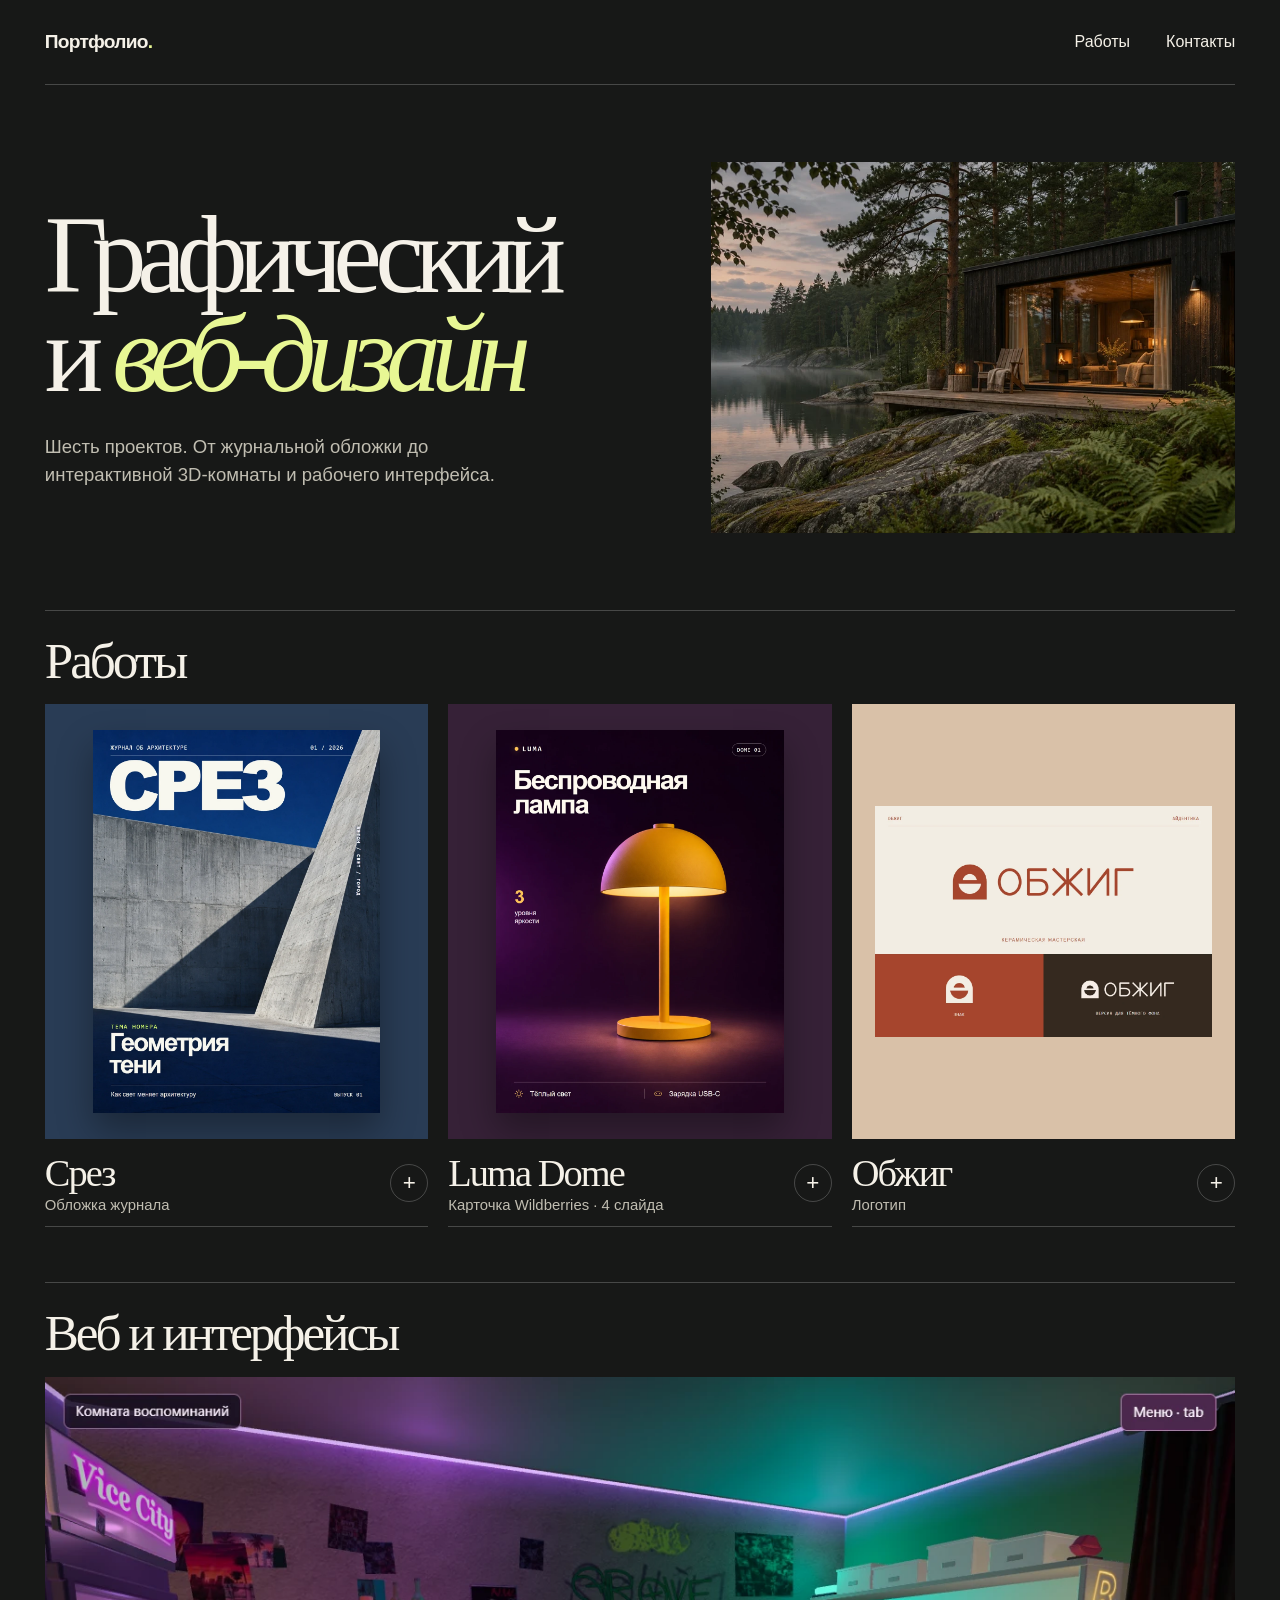
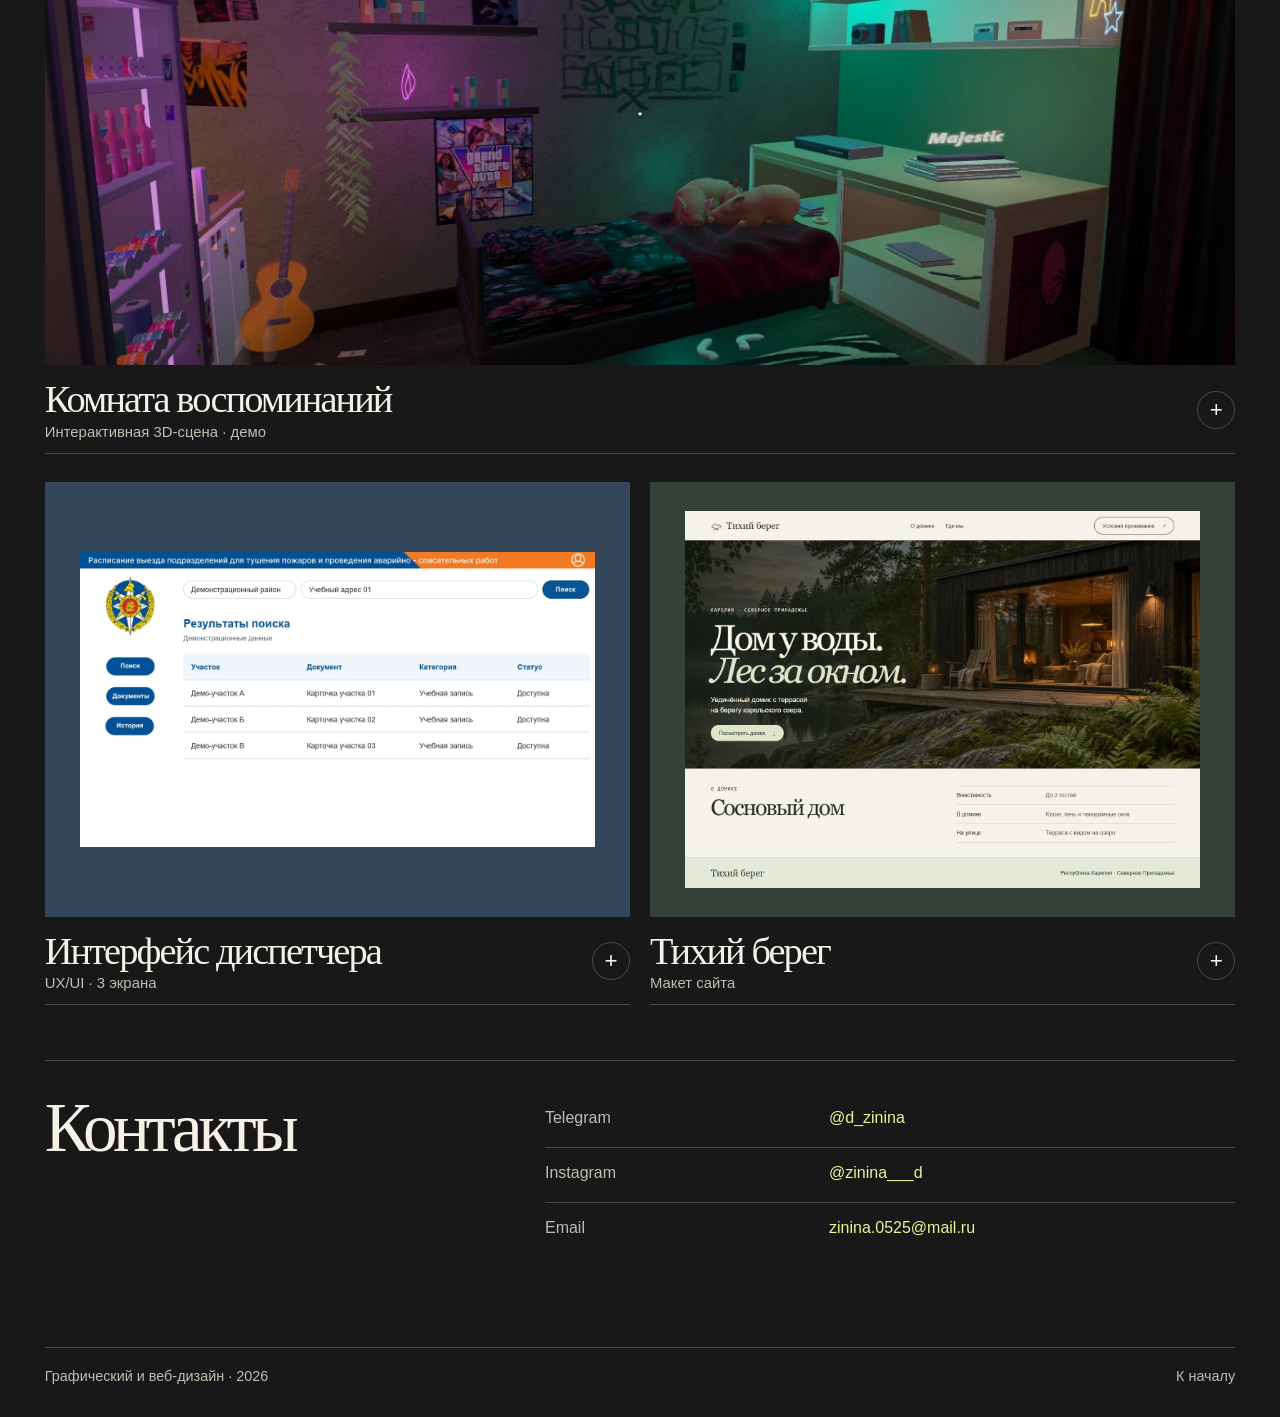
<file: index.html>
<!doctype html>
<html lang="ru">
<head>
  <meta charset="utf-8">
  <meta name="viewport" content="width=device-width,initial-scale=1">
  <meta name="description" content="Шесть проектов по графическому и веб-дизайну: от журнальной обложки до интерактивной 3D-комнаты и интерфейса диспетчера.">
  <meta name="theme-color" content="#171817">
  <title>Портфолио — графический и веб-дизайн</title>
  <link rel="stylesheet" href="styles.css?v=3">
  <script src="gallery.js?v=3" defer></script>
</head>
<body id="top">
  <header class="header shell">
    <a class="brand" href="#top">Портфолио<span>.</span></a>
    <nav aria-label="Основное меню">
      <a href="#works">Работы</a>
      <a href="#contacts">Контакты</a>
    </nav>
  </header>
  <main class="shell">
    <section class="intro" aria-labelledby="intro">
      <div class="intro-copy">
        <h1 id="intro">Графический<br>и <em>веб-дизайн</em></h1>
        <p>Шесть проектов. От журнальной обложки до интерактивной 3D-комнаты и рабочего интерфейса.</p>
      </div>
      <div class="intro-art" aria-hidden="true">
        <img src="assets/cabin-detail.webp" width="900" height="605" alt="" fetchpriority="high">
      </div>
    </section>

    <section class="work-section" id="works" aria-labelledby="works-title">
      <h2 id="works-title">Работы</h2>
      <div class="work-grid">
        <article class="project project-cover" id="srez">
          <a class="project-link" href="assets/srez.webp" data-project="srez" aria-label="Срез — посмотреть обложку журнала">
            <div class="visual"><img src="assets/srez.webp" width="1080" height="1440" alt="Обложка журнала Срез с бетонной стеной и резкой тенью"></div>
            <div class="project-name"><h3>Срез</h3><span>Обложка журнала</span><span class="open" aria-hidden="true">+</span></div>
          </a>
        </article>
        <article class="project project-lamp" id="luma">
          <a class="project-link" href="assets/luma-main.webp" data-project="luma" aria-label="Luma Dome — открыть галерею из четырёх слайдов">
            <div class="visual"><img src="assets/luma-main.webp" width="1080" height="1440" alt="Карточка жёлтой беспроводной лампы Luma Dome"></div>
            <div class="project-name"><h3>Luma Dome</h3><span>Карточка Wildberries · 4 слайда</span><span class="open" aria-hidden="true">+</span></div>
          </a>
        </article>
        <article class="project project-logo" id="obzhig">
          <a class="project-link" href="assets/obzhig.webp" data-project="obzhig" aria-label="Обжиг — посмотреть логотип">
            <div class="visual"><img src="assets/obzhig.webp" width="1200" height="820" alt="Терракотовый логотип Обжиг и его версии" loading="lazy"></div>
            <div class="project-name"><h3>Обжиг</h3><span>Логотип</span><span class="open" aria-hidden="true">+</span></div>
          </a>
        </article>
      </div>
    </section>

    <section class="work-section" id="web-design" aria-labelledby="web-design-title">
      <h2 id="web-design-title">Веб и интерфейсы</h2>
      <div class="work-grid">
        <article class="project project-room" id="room">
          <a class="project-link" href="https://daryazz65.github.io/frameTamer-gta6-memory-room/" data-project="room" aria-label="Комната воспоминаний — посмотреть проект">
            <div class="visual"><img src="assets/room.webp" width="1280" height="720" alt="Интерьер интерактивной комнаты с цветной подсветкой" loading="lazy"></div>
            <div class="project-name"><h3>Комната воспоминаний</h3><span>Интерактивная 3D-сцена · демо</span><span class="open" aria-hidden="true">+</span></div>
          </a>
        </article>
        <article class="project project-dispatcher" id="dispatcher">
          <a class="project-link" href="assets/dispatcher-results.webp" data-project="dispatcher" aria-label="Интерфейс диспетчера — посмотреть три экрана">
            <div class="visual"><img src="assets/dispatcher-results.webp" width="1260" height="720" alt="Демонстрационный экран результатов поиска в интерфейсе диспетчера" loading="lazy"></div>
            <div class="project-name"><h3>Интерфейс диспетчера</h3><span>UX/UI · 3 экрана</span><span class="open" aria-hidden="true">+</span></div>
          </a>
        </article>
        <article class="project project-site" id="bereg">
          <a class="project-link" href="tihiy-bereg.html" data-project="bereg" aria-label="Тихий берег — посмотреть макет сайта">
            <div class="visual"><img src="assets/bereg.webp" width="1440" height="1050" alt="Макет сайта Тихий берег с фотографией карельского домика" loading="lazy"></div>
            <div class="project-name"><h3>Тихий берег</h3><span>Макет сайта</span><span class="open" aria-hidden="true">+</span></div>
          </a>
        </article>
      </div>
    </section>
    <section class="contact-section" id="contacts" aria-labelledby="contacts-title">
      <h2 id="contacts-title">Контакты</h2>
      <ul class="contact-list">
        <li><a href="https://t.me/d_zinina"><span>Telegram</span><strong>@d_zinina</strong></a></li>
        <li><a href="https://www.instagram.com/zinina___d/"><span>Instagram</span><strong>@zinina___d</strong></a></li>
        <li><a href="mailto:zinina.0525@mail.ru"><span>Email</span><strong>zinina.0525@mail.ru</strong></a></li>
      </ul>
    </section>
  </main>
  <footer class="footer shell"><span>Графический и веб-дизайн · 2026</span><a href="#top">К началу</a></footer>

  <dialog class="case" aria-labelledby="case-title">
    <header class="case-header">
      <div><p class="case-category"></p><h2 id="case-title"></h2></div>
      <form method="dialog"><button class="close" aria-label="Закрыть просмотр">×</button></form>
    </header>
    <div class="case-content">
      <div class="case-media">
        <figure><img class="case-image" alt=""><figcaption class="caption"></figcaption></figure>
        <div class="gallery-controls" hidden>
          <button type="button" class="prev">Назад</button><output class="slide-position" aria-live="polite"></output><button type="button" class="next">Далее</button>
        </div>
      </div>
      <aside class="case-notes">
        <p class="case-description"></p>
        <div class="thumbnails" aria-label="Изображения проекта" hidden></div>
        <a class="case-action" hidden></a>
      </aside>
    </div>
  </dialog>
</body>
</html>
</file>
<file: styles.css>
:root {
  color-scheme: dark;
  --bg: #171817;
  --ink: #f5f1e8;
  --soft: #c0bdb1;
  --accent: #e8f794;
  --line: #ffffff35;
  font-family: Arial, sans-serif;
}
*, *::before, *::after { box-sizing: border-box; }
html { scroll-behavior: smooth; }
body { margin: 0; background: var(--bg); color: var(--ink); }
body:has(dialog[open]) { overflow: hidden; }
a, button { color: inherit; }
a { text-underline-offset: .24em; }
button { font: inherit; cursor: pointer; }
button:focus-visible, a:focus-visible { outline: 2px solid var(--accent); outline-offset: 5px; }
h1, h2, h3, p, figure { margin: 0; }
img { display: block; width: 100%; }
[hidden] { display: none !important; }
.shell { width: min(100% - 7vw, 1410px); margin-inline: auto; }
.header, .footer { display: flex; align-items: center; justify-content: space-between; gap: 16px; padding: 20px 0; }
.header { border-bottom: 1px solid var(--line); }
.header nav { display: flex; flex-wrap: wrap; justify-content: flex-end; gap: 0 clamp(12px, 3vw, 36px); }
.header nav a { display: inline-flex; align-items: center; min-height: 44px; }
.header a, .footer a { text-decoration: none; }
.header a:hover, .footer a:hover { text-decoration: underline; }
.brand { font-size: 1.2rem; font-weight: bold; letter-spacing: -.04em; }
.brand span { color: var(--accent); }
.intro { display: grid; grid-template-columns: 1.2fr .8fr; min-height: 480px; padding: clamp(36px, 6vw, 94px) 0; align-items: center; }
.intro-copy { z-index: 1; }
.intro h1 { font: 400 clamp(3.1rem, 8.55vw, 8.3rem)/.90 Georgia, serif; letter-spacing: -.085em; }
.intro h1 em { font-weight: normal; color: var(--accent); }
.intro p { margin-top: 30px; color: var(--soft); line-height: 1.5; font-size: clamp(1rem, 1.45vw, 1.28rem); max-width: 30rem; }
.intro-art { margin-left: -10%; height: clamp(235px, 29vw, 420px); overflow: hidden; background: #33382e; }
.intro-art img { height: 100%; width: 100%; object-fit: cover; object-position: 59% 53%; }
.work-section { scroll-margin-top: 24px; padding-bottom: 55px; }
.work-section h2 { font: 400 clamp(2rem, 4vw, 3.5rem)/1 Georgia, serif; letter-spacing: -.06em; padding: 24px 0 18px; border-top: 1px solid var(--line); }
.work-grid { display: grid; grid-template-columns: repeat(2, minmax(0,1fr)); gap: 28px 20px; }
.project-link { display: block; text-decoration: none; }
.visual { display: grid; place-items: center; overflow: hidden; height: clamp(250px, 34vw, 500px); }
.visual img { transition: transform .25s ease; }
.project-link:hover .visual img { transform: scale(1.035); }
.project-cover .visual { background: #293c55; }
.project-lamp .visual { background: #362137; }
.project-cover .visual img, .project-lamp .visual img { height: 88%; width: auto; min-height: 0; box-shadow: 0 18px 34px #0005; }
.project-logo .visual { background: #d9c1a8; }
.project-site .visual { background: #354137; }
.project-dispatcher .visual { background: #344659; }
.project-logo .visual img, .project-site .visual img, .project-dispatcher .visual img { width: 88%; height: 88%; object-fit: contain; }
.project-room { grid-column: 1 / -1; }
.project-room .visual { background: #291f32; height: clamp(215px, 46vw, 680px); }
.project-room .visual img { height: 100%; object-fit: contain; }
.project-name { display: grid; grid-template-columns: 1fr auto; gap: 4px 15px; align-items: center; padding: 14px 0 13px; border-bottom: 1px solid var(--line); }
.project-name h3 { font: 400 clamp(1.45rem, 3vw, 2.4rem)/1.05 Georgia, serif; letter-spacing: -.05em; }
.project-name > span:not(.open) { color: var(--soft); font-size: .93rem; }
.open { grid-area: 1 / 2 / 3; display: grid; place-items: center; width: 38px; height: 38px; border: 1px solid var(--line); border-radius: 50%; font-size: 1.4rem; }
.project-link:hover .open { color: #172113; background: var(--accent); border-color: var(--accent); }
.contact-section { display: grid; grid-template-columns: minmax(180px,.8fr) minmax(0,1.2fr); gap: 16px 40px; align-items: start; padding: 32px 0 clamp(42px, 7vw, 90px); border-top: 1px solid var(--line); scroll-margin-top: 24px; }
.contact-section h2 { font: 400 clamp(2rem,5.4vw,5rem)/1 Georgia,serif; letter-spacing: -.065em; }
.contact-list { list-style: none; margin: 0; padding: 0; }
.contact-list li + li { border-top: 1px solid var(--line); }
.contact-list a { display: grid; grid-template-columns: minmax(78px, .65fr) minmax(0, 1fr); gap: 12px 20px; align-items: baseline; min-height: 54px; padding: 16px 0; text-decoration: none; }
.contact-list a span { color: var(--soft); }
.contact-list a strong { overflow-wrap: anywhere; color: var(--accent); font-weight: 400; text-decoration: underline; text-decoration-color: transparent; }
.contact-list a:hover strong, .contact-list a:focus-visible strong { text-decoration-color: currentColor; }
.footer { border-top: 1px solid var(--line); color: var(--soft); font-size: .9rem; padding-bottom: 33px; }
.case { width: min(1090px, calc(100% - 36px)); max-height: calc(100% - 36px); max-height: calc(100dvh - 36px); padding: clamp(16px, 3vw, 34px); border: 1px solid #65665c; background: #22241f; color: var(--ink); overscroll-behavior: contain; }
.case::backdrop { background: #050605cc; }
.case-header { display: flex; justify-content: space-between; align-items: flex-start; gap: 14px; border-bottom: 1px solid var(--line); padding-bottom: 13px; margin-bottom: 17px; }
.case-category { color: var(--accent); font-size: .91rem; }
.case h2 { font: 400 clamp(2rem,5vw,3.3rem)/1.05 Georgia,serif; letter-spacing: -.055em; margin-top: 4px; }
.close { width: 44px; height: 44px; font-size: 1.5rem; border-radius: 50%; }
.case button, .case-action { background: transparent; border: 1px solid #8b8c80; }
.case button:hover, .case-action:hover { border-color: var(--accent); }
.case-content { display: grid; grid-template-columns: minmax(0,2fr) minmax(190px,1fr); gap: clamp(16px,4vw,36px); }
.case-media figure { display: grid; justify-items: center; gap: 9px; }
.case-image { width: 100%; max-height: min(65vh, 660px); object-fit: contain; background: #141612; }
.caption { font-size: .9rem; color: var(--soft); text-align: center; }
.gallery-controls { display: flex; justify-content: center; align-items: center; gap: 11px; margin-top: 13px; }
.gallery-controls button, .case-action { font-size: .9rem; padding: 8px 14px; min-height: 44px; border-radius: 3px; }
.slide-position { min-width: 3rem; text-align: center; font-variant-numeric: tabular-nums; }
.case-description { line-height: 1.52; color: #e0dfd5; }
.thumbnails { display: grid; grid-template-columns: repeat(4, minmax(0,1fr)); gap: 6px; margin-top: 14px; }
.thumbnails button { padding: 2px; min-width: 0; border: 2px solid transparent; }
.thumbnails button[aria-pressed="true"] { border-color: var(--accent); }
.thumbnails img { aspect-ratio: 3 / 4; object-fit: cover; }
.wide-slides .thumbnails { grid-template-columns: repeat(3, minmax(0, 1fr)); }
.wide-slides .thumbnails img { aspect-ratio: 7 / 4; object-fit: contain; }
.thumbnails button { min-height: 44px; }
.case-action { display: inline-flex; align-items: center; margin-top: 18px; text-decoration: none; }
@media (min-width: 1000px) {
  #works .work-grid { grid-template-columns: repeat(3, minmax(0, 1fr)); }
}
@media (max-width: 760px) {
  .intro { grid-template-columns: 1fr; gap: 23px; min-height: 0; }
  .intro-art { margin-left: 0; height: clamp(215px,55vw,350px); }
  .intro h1 { font-size: clamp(3.2rem,11vw,5.6rem); }
  .intro p { margin-top: 19px; }
  .visual { height: clamp(168px,42vw,310px); }
  .work-grid { gap: 20px 10px; }
  .project-name { gap: 6px; }
  .project-name > span:not(.open) { font-size: .8rem; }
  .open { width: 29px; height: 29px; font-size: 1rem; }
  .contact-section { grid-template-columns: 1fr; }
  .case-content { grid-template-columns: 1fr; }
  .case-image { max-height: 52vh; max-height: 52dvh; }
  .thumbnails { max-width: 300px; }
}
@media (max-width: 360px) {
  .work-grid { grid-template-columns: minmax(0, 1fr); }
  .visual { height: 260px; }
}
@media (prefers-reduced-motion: reduce) {
  html { scroll-behavior: auto; }
  .visual img { transition: none; }
}
</file>
